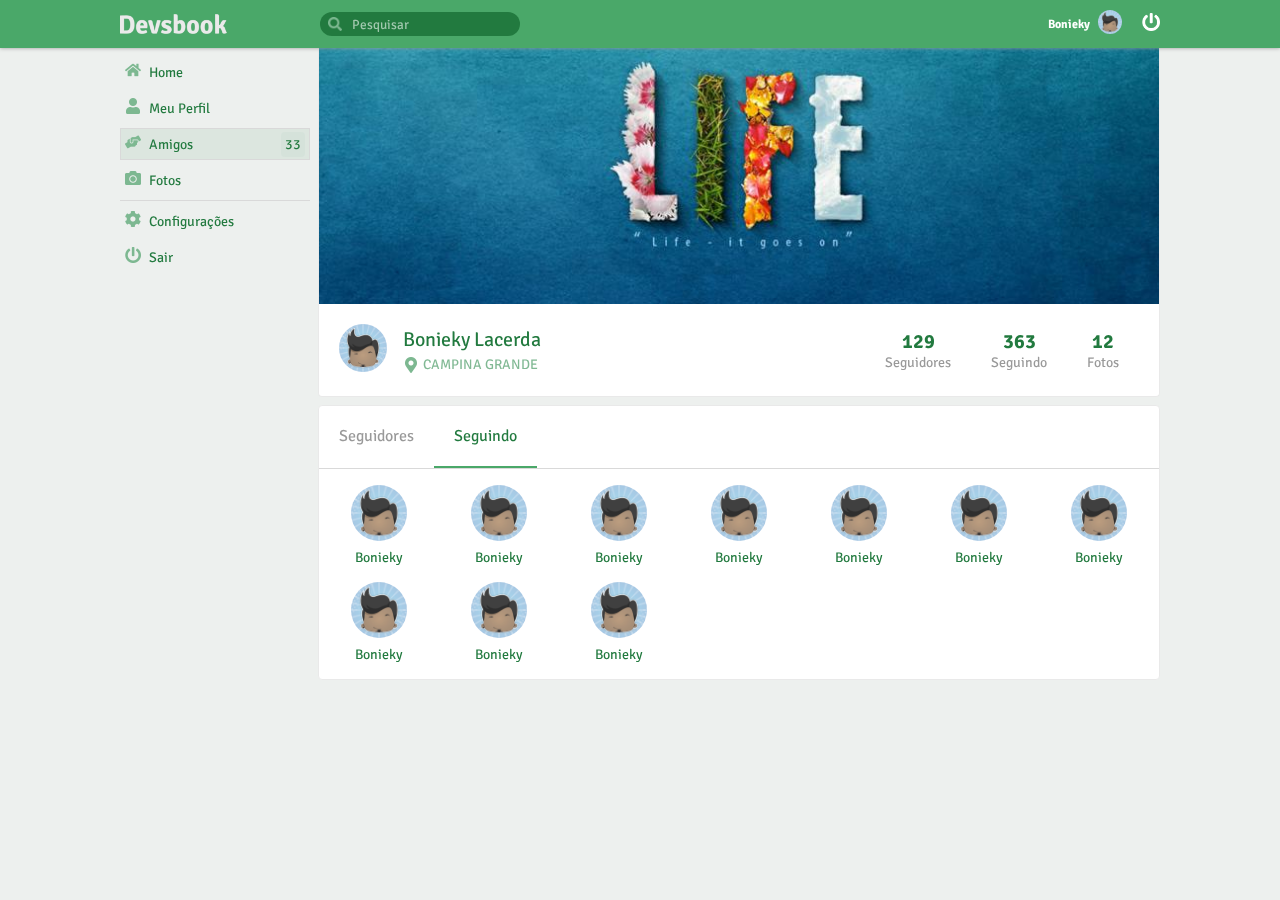
<file: _MODELO/amigos.html>
<!DOCTYPE html>
<html>
  <head>
    <meta charset="utf-8" />
		<link rel="preconnect" href="https://fonts.googleapis.com">
		<link rel="preconnect" href="https://fonts.gstatic.com" crossorigin>
		<link href="https://fonts.googleapis.com/css2?family=Signika+Negative:wght@400;700&display=swap" rel="stylesheet">
    <title></title>
    <meta
      name="viewport"
      content="width=device-width,minimum-scale=1,initial-scale=1"
    />
    <link rel="stylesheet" href="assets/css/style.css" />
  </head>
  <body>
    <header>
      <div class="container">
        <div class="logo">
          <a href=""><img src="assets/images/devsbook_logo.png" /></a>
        </div>
        <div class="head-side">
          <div class="head-side-left">
            <div class="search-area">
              <form method="GET">
                <input type="search" placeholder="Pesquisar" name="s" />
              </form>
            </div>
          </div>
          <div class="head-side-right">
            <a href="" class="user-area">
              <div class="user-area-text">Bonieky</div>
              <div class="user-area-icon">
                <img src="media/avatars/avatar.jpg" />
              </div>
            </a>
            <a href="" class="user-logout">
              <img src="assets/images/power_white.png" />
            </a>
          </div>
        </div>
      </div>
    </header>
    <section class="container main">
      <aside class="mt-10">
        <nav>
          <a href="">
            <div class="menu-item">
              <div class="menu-item-icon">
                <img src="assets/images/home-run.png" width="16" height="16" />
              </div>
              <div class="menu-item-text">Home</div>
            </div>
          </a>
          <a href="">
            <div class="menu-item">
              <div class="menu-item-icon">
                <img src="assets/images/user.png" width="16" height="16" />
              </div>
              <div class="menu-item-text">Meu Perfil</div>
            </div>
          </a>
          <a href="">
            <div class="menu-item active">
              <div class="menu-item-icon">
                <img src="assets/images/friends.png" width="16" height="16" />
              </div>
              <div class="menu-item-text">Amigos</div>
              <div class="menu-item-badge">33</div>
            </div>
          </a>
          <a href="">
            <div class="menu-item">
              <div class="menu-item-icon">
                <img src="assets/images/photo.png" width="16" height="16" />
              </div>
              <div class="menu-item-text">Fotos</div>
            </div>
          </a>
          <div class="menu-splitter"></div>
          <a href="">
            <div class="menu-item">
              <div class="menu-item-icon">
                <img src="assets/images/settings.png" width="16" height="16" />
              </div>
              <div class="menu-item-text">Configurações</div>
            </div>
          </a>
          <a href="">
            <div class="menu-item">
              <div class="menu-item-icon">
                <img src="assets/images/power.png" width="16" height="16" />
              </div>
              <div class="menu-item-text">Sair</div>
            </div>
          </a>
        </nav>
      </aside>
      <section class="feed">
        <div class="row">
          <div class="box flex-1 border-top-flat">
            <div class="box-body">
              <div
                class="profile-cover"
                style="background-image: url('media/covers/cover.jpg')"
              ></div>
              <div class="profile-info m-20 row">
                <div class="profile-info-avatar">
                  <a href=""><img src="media/avatars/avatar.jpg" /></a>
                </div>
                <div class="profile-info-name">
                  <div class="profile-info-name-text">
                    <a href="">Bonieky Lacerda</a>
                  </div>
                  <div class="profile-info-location">Campina Grande</div>
                </div>
                <div class="profile-info-data row">
                  <div class="profile-info-item m-width-20">
                    <div class="profile-info-item-n">129</div>
                    <div class="profile-info-item-s">Seguidores</div>
                  </div>
                  <div class="profile-info-item m-width-20">
                    <div class="profile-info-item-n">363</div>
                    <div class="profile-info-item-s">Seguindo</div>
                  </div>
                  <div class="profile-info-item m-width-20">
                    <div class="profile-info-item-n">12</div>
                    <div class="profile-info-item-s">Fotos</div>
                  </div>
                </div>
              </div>
            </div>
          </div>
        </div>

        <div class="row">
          <div class="column">
            <div class="box">
              <div class="box-body">
                <div class="tabs">
                  <div class="tab-item" data-for="followers">Seguidores</div>
                  <div class="tab-item active" data-for="following">
                    Seguindo
                  </div>
                </div>
                <div class="tab-content">
                  <div class="tab-body" data-item="followers">
                    <div class="full-friend-list">
                      <div class="friend-icon">
                        <a href="">
                          <div class="friend-icon-avatar">
                            <img src="media/avatars/avatar.jpg" />
                          </div>
                          <div class="friend-icon-name">Bonieky</div>
                        </a>
                      </div>

                      <div class="friend-icon">
                        <a href="">
                          <div class="friend-icon-avatar">
                            <img src="media/avatars/avatar.jpg" />
                          </div>
                          <div class="friend-icon-name">Bonieky</div>
                        </a>
                      </div>

                      <div class="friend-icon">
                        <a href="">
                          <div class="friend-icon-avatar">
                            <img src="media/avatars/avatar.jpg" />
                          </div>
                          <div class="friend-icon-name">Bonieky</div>
                        </a>
                      </div>

                      <div class="friend-icon">
                        <a href="">
                          <div class="friend-icon-avatar">
                            <img src="media/avatars/avatar.jpg" />
                          </div>
                          <div class="friend-icon-name">Bonieky</div>
                        </a>
                      </div>

                      <div class="friend-icon">
                        <a href="">
                          <div class="friend-icon-avatar">
                            <img src="media/avatars/avatar.jpg" />
                          </div>
                          <div class="friend-icon-name">Bonieky</div>
                        </a>
                      </div>

                      <div class="friend-icon">
                        <a href="">
                          <div class="friend-icon-avatar">
                            <img src="media/avatars/avatar.jpg" />
                          </div>
                          <div class="friend-icon-name">Bonieky</div>
                        </a>
                      </div>

                      <div class="friend-icon">
                        <a href="">
                          <div class="friend-icon-avatar">
                            <img src="media/avatars/avatar.jpg" />
                          </div>
                          <div class="friend-icon-name">Bonieky</div>
                        </a>
                      </div>

                      <div class="friend-icon">
                        <a href="">
                          <div class="friend-icon-avatar">
                            <img src="media/avatars/avatar.jpg" />
                          </div>
                          <div class="friend-icon-name">Bonieky</div>
                        </a>
                      </div>
                    </div>
                  </div>
                  <div class="tab-body" data-item="following">
                    <div class="full-friend-list">
                      <div class="friend-icon">
                        <a href="">
                          <div class="friend-icon-avatar">
                            <img src="media/avatars/avatar.jpg" />
                          </div>
                          <div class="friend-icon-name">Bonieky</div>
                        </a>
                      </div>

                      <div class="friend-icon">
                        <a href="">
                          <div class="friend-icon-avatar">
                            <img src="media/avatars/avatar.jpg" />
                          </div>
                          <div class="friend-icon-name">Bonieky</div>
                        </a>
                      </div>

                      <div class="friend-icon">
                        <a href="">
                          <div class="friend-icon-avatar">
                            <img src="media/avatars/avatar.jpg" />
                          </div>
                          <div class="friend-icon-name">Bonieky</div>
                        </a>
                      </div>

                      <div class="friend-icon">
                        <a href="">
                          <div class="friend-icon-avatar">
                            <img src="media/avatars/avatar.jpg" />
                          </div>
                          <div class="friend-icon-name">Bonieky</div>
                        </a>
                      </div>

                      <div class="friend-icon">
                        <a href="">
                          <div class="friend-icon-avatar">
                            <img src="media/avatars/avatar.jpg" />
                          </div>
                          <div class="friend-icon-name">Bonieky</div>
                        </a>
                      </div>

                      <div class="friend-icon">
                        <a href="">
                          <div class="friend-icon-avatar">
                            <img src="media/avatars/avatar.jpg" />
                          </div>
                          <div class="friend-icon-name">Bonieky</div>
                        </a>
                      </div>

                      <div class="friend-icon">
                        <a href="">
                          <div class="friend-icon-avatar">
                            <img src="media/avatars/avatar.jpg" />
                          </div>
                          <div class="friend-icon-name">Bonieky</div>
                        </a>
                      </div>

                      <div class="friend-icon">
                        <a href="">
                          <div class="friend-icon-avatar">
                            <img src="media/avatars/avatar.jpg" />
                          </div>
                          <div class="friend-icon-name">Bonieky</div>
                        </a>
                      </div>

                      <div class="friend-icon">
                        <a href="">
                          <div class="friend-icon-avatar">
                            <img src="media/avatars/avatar.jpg" />
                          </div>
                          <div class="friend-icon-name">Bonieky</div>
                        </a>
                      </div>

                      <div class="friend-icon">
                        <a href="">
                          <div class="friend-icon-avatar">
                            <img src="media/avatars/avatar.jpg" />
                          </div>
                          <div class="friend-icon-name">Bonieky</div>
                        </a>
                      </div>
                    </div>
                  </div>
                </div>
              </div>
            </div>
          </div>
        </div>
      </section>
    </section>
    <div class="modal">
      <div class="modal-inner">
        <a rel="modal:close">&times;</a>
        <div class="modal-content"></div>
      </div>
    </div>
    <script type="text/javascript" src="assets/js/script.js"></script>
    <script type="text/javascript" src="assets/js/vanillaModal.js"></script>
  </body>
</html>
</file>
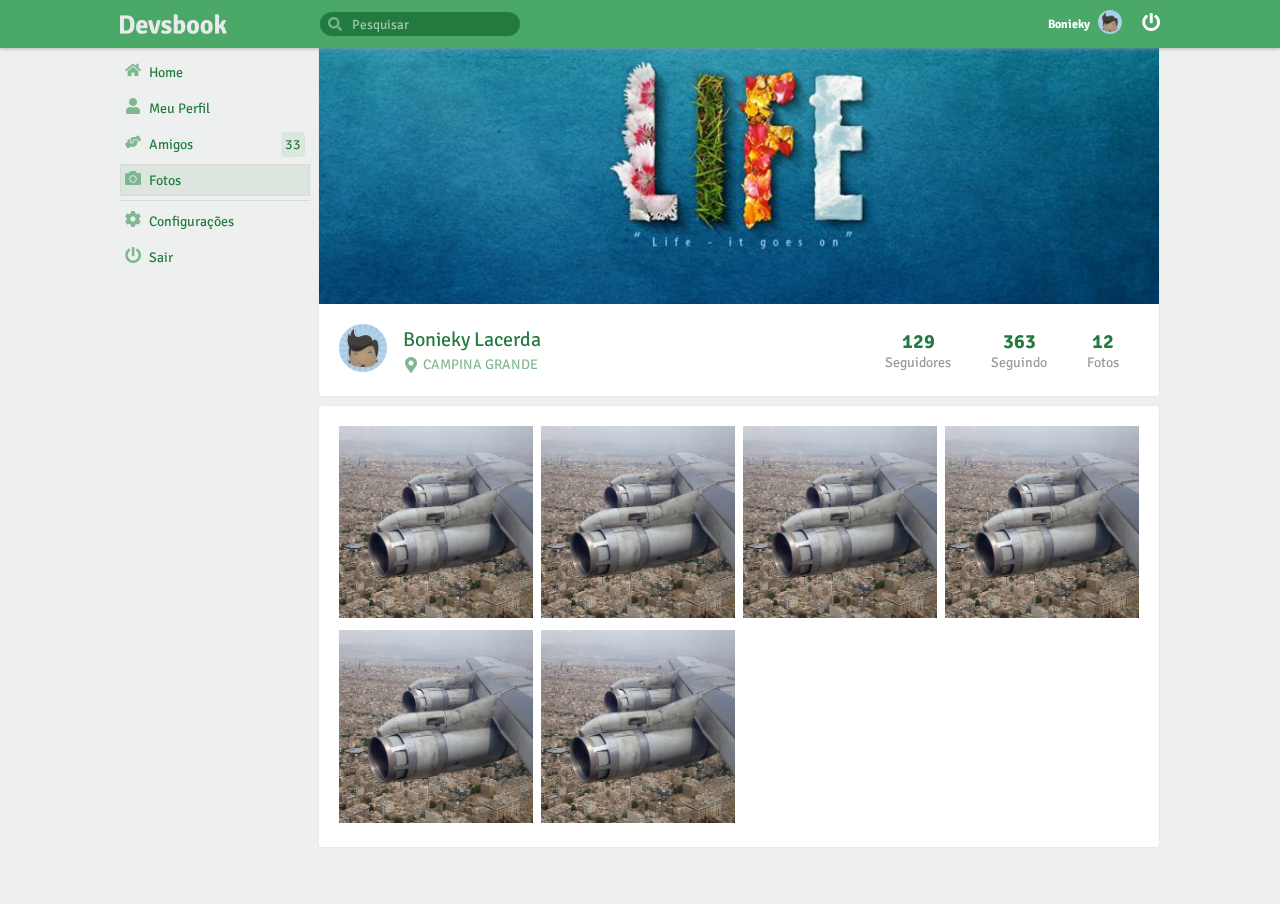
<file: _MODELO/fotos.html>
<!DOCTYPE html>
<html>
  <head>
    <meta charset="utf-8" />
    <link rel="preconnect" href="https://fonts.googleapis.com" />
    <link rel="preconnect" href="https://fonts.gstatic.com" crossorigin />
    <link
      href="https://fonts.googleapis.com/css2?family=Signika+Negative:wght@400;700&display=swap"
      rel="stylesheet"
    />
    <title></title>
    <meta
      name="viewport"
      content="width=device-width,minimum-scale=1,initial-scale=1"
    />
    <link rel="stylesheet" href="assets/css/style.css" />
  </head>
  <body>
    <header>
      <div class="container">
        <div class="logo">
          <a href=""><img src="assets/images/devsbook_logo.png" /></a>
        </div>
        <div class="head-side">
          <div class="head-side-left">
            <div class="search-area">
              <form method="GET">
                <input type="search" placeholder="Pesquisar" name="s" />
              </form>
            </div>
          </div>
          <div class="head-side-right">
            <a href="" class="user-area">
              <div class="user-area-text">Bonieky</div>
              <div class="user-area-icon">
                <img src="media/avatars/avatar.jpg" />
              </div>
            </a>
            <a href="" class="user-logout">
              <img src="assets/images/power_white.png" />
            </a>
          </div>
        </div>
      </div>
    </header>
    <section class="container main">
      <aside class="mt-10">
        <nav>
          <a href="">
            <div class="menu-item">
              <div class="menu-item-icon">
                <img src="assets/images/home-run.png" width="16" height="16" />
              </div>
              <div class="menu-item-text">Home</div>
            </div>
          </a>
          <a href="">
            <div class="menu-item">
              <div class="menu-item-icon">
                <img src="assets/images/user.png" width="16" height="16" />
              </div>
              <div class="menu-item-text">Meu Perfil</div>
            </div>
          </a>
          <a href="">
            <div class="menu-item">
              <div class="menu-item-icon">
                <img src="assets/images/friends.png" width="16" height="16" />
              </div>
              <div class="menu-item-text">Amigos</div>
              <div class="menu-item-badge">33</div>
            </div>
          </a>
          <a href="">
            <div class="menu-item active">
              <div class="menu-item-icon">
                <img src="assets/images/photo.png" width="16" height="16" />
              </div>
              <div class="menu-item-text">Fotos</div>
            </div>
          </a>
          <div class="menu-splitter"></div>
          <a href="">
            <div class="menu-item">
              <div class="menu-item-icon">
                <img src="assets/images/settings.png" width="16" height="16" />
              </div>
              <div class="menu-item-text">Configurações</div>
            </div>
          </a>
          <a href="">
            <div class="menu-item">
              <div class="menu-item-icon">
                <img src="assets/images/power.png" width="16" height="16" />
              </div>
              <div class="menu-item-text">Sair</div>
            </div>
          </a>
        </nav>
      </aside>
      <section class="feed">
        <div class="row">
          <div class="box flex-1 border-top-flat">
            <div class="box-body">
              <div
                class="profile-cover"
                style="background-image: url('media/covers/cover.jpg')"
              ></div>
              <div class="profile-info m-20 row">
                <div class="profile-info-avatar">
                  <a href=""><img src="media/avatars/avatar.jpg" /></a>
                </div>
                <div class="profile-info-name">
                  <div class="profile-info-name-text">
                    <a href="">Bonieky Lacerda</a>
                  </div>
                  <div class="profile-info-location">Campina Grande</div>
                </div>
                <div class="profile-info-data row">
                  <div class="profile-info-item m-width-20">
                    <div class="profile-info-item-n">129</div>
                    <div class="profile-info-item-s">Seguidores</div>
                  </div>
                  <div class="profile-info-item m-width-20">
                    <div class="profile-info-item-n">363</div>
                    <div class="profile-info-item-s">Seguindo</div>
                  </div>
                  <div class="profile-info-item m-width-20">
                    <div class="profile-info-item-n">12</div>
                    <div class="profile-info-item-s">Fotos</div>
                  </div>
                </div>
              </div>
            </div>
          </div>
        </div>

        <div class="row">
          <div class="column">
            <div class="box">
              <div class="box-body">
                <div class="full-user-photos">
                  <div class="user-photo-item">
                    <a href="#modal-1" rel="modal:open">
                      <img src="media/uploads/1.jpg" />
                    </a>
                    <div id="modal-1" style="display: none">
                      <img src="media/uploads/1.jpg" />
                    </div>
                  </div>

                  <div class="user-photo-item">
                    <a href="#modal-2" rel="modal:open">
                      <img src="media/uploads/1.jpg" />
                    </a>
                    <div id="modal-2" style="display: none">
                      <img src="media/uploads/1.jpg" />
                    </div>
                  </div>

                  <div class="user-photo-item">
                    <a href="#modal-3" rel="modal:open">
                      <img src="media/uploads/1.jpg" />
                    </a>
                    <div id="modal-3" style="display: none">
                      <img src="media/uploads/1.jpg" />
                    </div>
                  </div>

                  <div class="user-photo-item">
                    <a href="#modal-4" rel="modal:open">
                      <img src="media/uploads/1.jpg" />
                    </a>
                    <div id="modal-4" style="display: none">
                      <img src="media/uploads/1.jpg" />
                    </div>
                  </div>

                  <div class="user-photo-item">
                    <a href="#modal-5" rel="modal:open">
                      <img src="media/uploads/1.jpg" />
                    </a>
                    <div id="modal-5" style="display: none">
                      <img src="media/uploads/1.jpg" />
                    </div>
                  </div>

                  <div class="user-photo-item">
                    <a href="#modal-6" rel="modal:open">
                      <img src="media/uploads/1.jpg" />
                    </a>
                    <div id="modal-6" style="display: none">
                      <img src="media/uploads/1.jpg" />
                    </div>
                  </div>
                </div>
              </div>
            </div>
          </div>
        </div>
      </section>
    </section>
    <div class="modal">
      <div class="modal-inner">
        <a rel="modal:close">&times;</a>
        <div class="modal-content"></div>
      </div>
    </div>
    <script type="text/javascript" src="assets/js/script.js"></script>
    <script type="text/javascript" src="assets/js/vanillaModal.js"></script>
  </body>
</html>
</file>
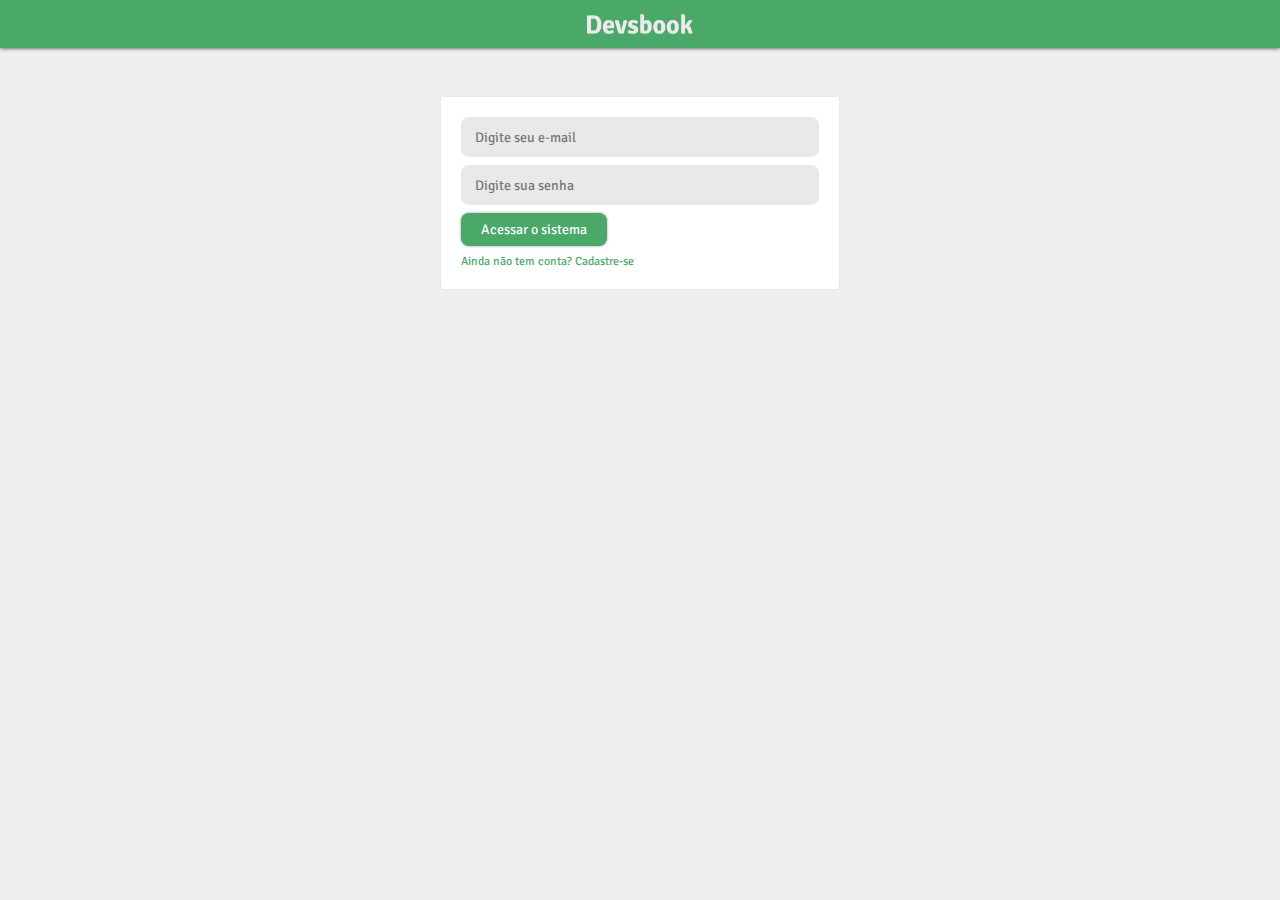
<file: _MODELO/login.html>
<!DOCTYPE html>
<html>
  <head>
    <meta charset="utf-8" />
    <link rel="preconnect" href="https://fonts.googleapis.com" />
    <link rel="preconnect" href="https://fonts.gstatic.com" crossorigin />
    <link
      href="https://fonts.googleapis.com/css2?family=Signika+Negative:wght@400;700&display=swap"
      rel="stylesheet"
    />
    <title></title>
    <meta
      name="viewport"
      content="width=device-width,minimum-scale=1,initial-scale=1"
    />
    <link rel="stylesheet" href="assets/css/login.css" />
  </head>
  <body>
    <header>
      <div class="container">
        <a href=""><img src="assets/images/devsbook_logo.png" /></a>
      </div>
    </header>
    <section class="container main">
      <form method="POST">
        <input
          placeholder="Digite seu e-mail"
          class="input"
          type="email"
          name="email"
        />

        <input
          placeholder="Digite sua senha"
          class="input"
          type="password"
          name="password"
        />

        <input class="button" type="submit" value="Acessar o sistema" />

        <a href="">Ainda não tem conta? Cadastre-se</a>
      </form>
    </section>
  </body>
</html>
</file>
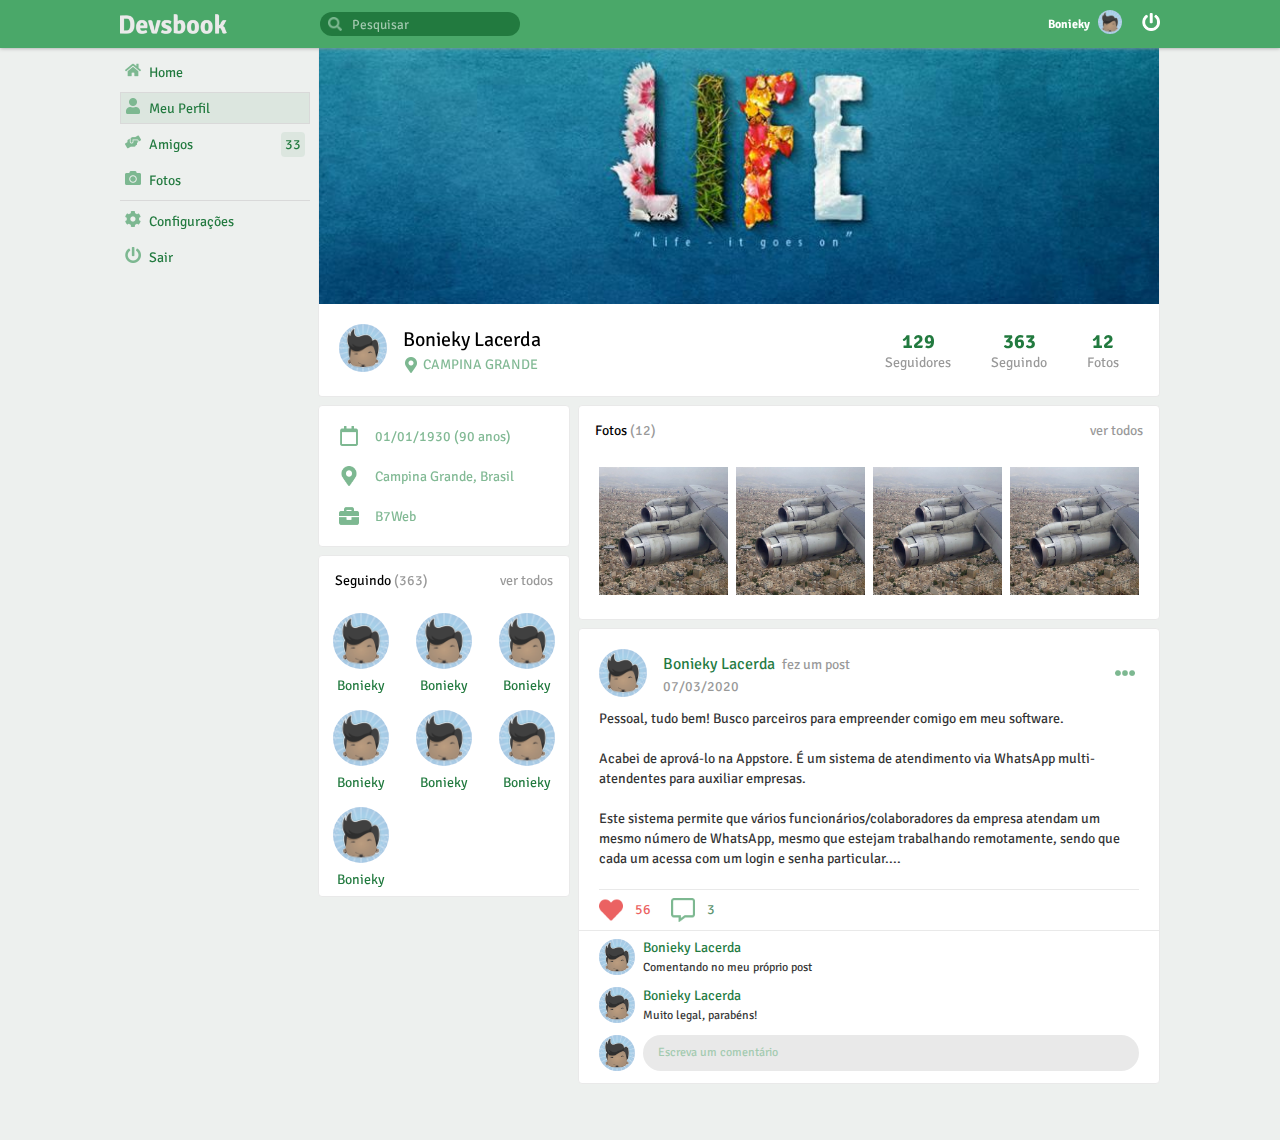
<file: _MODELO/perfil.html>
<!DOCTYPE html>
<html>
  <head>
    <meta charset="utf-8" />
    <link rel="preconnect" href="https://fonts.googleapis.com" />
    <link rel="preconnect" href="https://fonts.gstatic.com" crossorigin />
    <link
      href="https://fonts.googleapis.com/css2?family=Signika+Negative:wght@400;700&display=swap"
      rel="stylesheet"
    />
    <title></title>
    <meta
      name="viewport"
      content="width=device-width,minimum-scale=1,initial-scale=1"
    />
    <link rel="stylesheet" href="assets/css/style.css" />
  </head>
  <body>
    <header>
      <div class="container">
        <div class="logo">
          <a href=""><img src="assets/images/devsbook_logo.png" /></a>
        </div>
        <div class="head-side">
          <div class="head-side-left">
            <div class="search-area">
              <form method="GET">
                <input type="search" placeholder="Pesquisar" name="s" />
              </form>
            </div>
          </div>
          <div class="head-side-right">
            <a href="" class="user-area">
              <div class="user-area-text">Bonieky</div>
              <div class="user-area-icon">
                <img src="media/avatars/avatar.jpg" />
              </div>
            </a>
            <a href="" class="user-logout">
              <img src="assets/images/power_white.png" />
            </a>
          </div>
        </div>
      </div>
    </header>
    <section class="container main">
      <aside class="mt-10">
        <nav>
          <a href="">
            <div class="menu-item">
              <div class="menu-item-icon">
                <img src="assets/images/home-run.png" width="16" height="16" />
              </div>
              <div class="menu-item-text">Home</div>
            </div>
          </a>
          <a href="">
            <div class="menu-item active">
              <div class="menu-item-icon">
                <img src="assets/images/user.png" width="16" height="16" />
              </div>
              <div class="menu-item-text">Meu Perfil</div>
            </div>
          </a>
          <a href="">
            <div class="menu-item">
              <div class="menu-item-icon">
                <img src="assets/images/friends.png" width="16" height="16" />
              </div>
              <div class="menu-item-text">Amigos</div>
              <div class="menu-item-badge">33</div>
            </div>
          </a>
          <a href="">
            <div class="menu-item">
              <div class="menu-item-icon">
                <img src="assets/images/photo.png" width="16" height="16" />
              </div>
              <div class="menu-item-text">Fotos</div>
            </div>
          </a>
          <div class="menu-splitter"></div>
          <a href="">
            <div class="menu-item">
              <div class="menu-item-icon">
                <img src="assets/images/settings.png" width="16" height="16" />
              </div>
              <div class="menu-item-text">Configurações</div>
            </div>
          </a>
          <a href="">
            <div class="menu-item">
              <div class="menu-item-icon">
                <img src="assets/images/power.png" width="16" height="16" />
              </div>
              <div class="menu-item-text">Sair</div>
            </div>
          </a>
        </nav>
      </aside>
      <section class="feed">
        <div class="row">
          <div class="box flex-1 border-top-flat">
            <div class="box-body">
              <div
                class="profile-cover"
                style="background-image: url('media/covers/cover.jpg')"
              ></div>
              <div class="profile-info m-20 row">
                <div class="profile-info-avatar">
                  <img src="media/avatars/avatar.jpg" />
                </div>
                <div class="profile-info-name">
                  <div class="profile-info-name-text">Bonieky Lacerda</div>
                  <div class="profile-info-location">Campina Grande</div>
                </div>
                <div class="profile-info-data row">
                  <div class="profile-info-item m-width-20">
                    <div class="profile-info-item-n">129</div>
                    <div class="profile-info-item-s">Seguidores</div>
                  </div>
                  <div class="profile-info-item m-width-20">
                    <div class="profile-info-item-n">363</div>
                    <div class="profile-info-item-s">Seguindo</div>
                  </div>
                  <div class="profile-info-item m-width-20">
                    <div class="profile-info-item-n">12</div>
                    <div class="profile-info-item-s">Fotos</div>
                  </div>
                </div>
              </div>
            </div>
          </div>
        </div>

        <div class="row">
          <div class="column side pr-5">
            <div class="box">
              <div class="box-body">
                <div class="user-info-mini">
                  <img src="assets/images/calendar.png" />
                  01/01/1930 (90 anos)
                </div>

                <div class="user-info-mini">
                  <img src="assets/images/pin.png" />
                  Campina Grande, Brasil
                </div>

                <div class="user-info-mini">
                  <img src="assets/images/work.png" />
                  B7Web
                </div>
              </div>
            </div>

            <div class="box">
              <div class="box-header m-10">
                <div class="box-header-text">
                  Seguindo
                  <span>(363)</span>
                </div>
                <div class="box-header-buttons">
                  <a href="">ver todos</a>
                </div>
              </div>
              <div class="box-body friend-list">
                <div class="friend-icon">
                  <a href="">
                    <div class="friend-icon-avatar">
                      <img src="media/avatars/avatar.jpg" />
                    </div>
                    <div class="friend-icon-name">Bonieky</div>
                  </a>
                </div>

                <div class="friend-icon">
                  <a href="">
                    <div class="friend-icon-avatar">
                      <img src="media/avatars/avatar.jpg" />
                    </div>
                    <div class="friend-icon-name">Bonieky</div>
                  </a>
                </div>

                <div class="friend-icon">
                  <a href="">
                    <div class="friend-icon-avatar">
                      <img src="media/avatars/avatar.jpg" />
                    </div>
                    <div class="friend-icon-name">Bonieky</div>
                  </a>
                </div>

                <div class="friend-icon">
                  <a href="">
                    <div class="friend-icon-avatar">
                      <img src="media/avatars/avatar.jpg" />
                    </div>
                    <div class="friend-icon-name">Bonieky</div>
                  </a>
                </div>

                <div class="friend-icon">
                  <a href="">
                    <div class="friend-icon-avatar">
                      <img src="media/avatars/avatar.jpg" />
                    </div>
                    <div class="friend-icon-name">Bonieky</div>
                  </a>
                </div>

                <div class="friend-icon">
                  <a href="">
                    <div class="friend-icon-avatar">
                      <img src="media/avatars/avatar.jpg" />
                    </div>
                    <div class="friend-icon-name">Bonieky</div>
                  </a>
                </div>

                <div class="friend-icon">
                  <a href="">
                    <div class="friend-icon-avatar">
                      <img src="media/avatars/avatar.jpg" />
                    </div>
                    <div class="friend-icon-name">Bonieky</div>
                  </a>
                </div>
              </div>
            </div>
          </div>
          <div class="column pl-5">
            <div class="box">
              <div class="box-header m-10">
                <div class="box-header-text">
                  Fotos
                  <span>(12)</span>
                </div>
                <div class="box-header-buttons">
                  <a href="">ver todos</a>
                </div>
              </div>
              <div class="box-body row m-20">
                <div class="user-photo-item">
                  <a href="#modal-1" rel="modal:open">
                    <img src="media/uploads/1.jpg" />
                  </a>
                  <div id="modal-1" style="display: none">
                    <img src="media/uploads/1.jpg" />
                  </div>
                </div>

                <div class="user-photo-item">
                  <a href="#modal-2" rel="modal:open">
                    <img src="media/uploads/1.jpg" />
                  </a>
                  <div id="modal-2" style="display: none">
                    <img src="media/uploads/1.jpg" />
                  </div>
                </div>

                <div class="user-photo-item">
                  <a href="#modal-3" rel="modal:open">
                    <img src="media/uploads/1.jpg" />
                  </a>
                  <div id="modal-3" style="display: none">
                    <img src="media/uploads/1.jpg" />
                  </div>
                </div>

                <div class="user-photo-item">
                  <a href="#modal-4" rel="modal:open">
                    <img src="media/uploads/1.jpg" />
                  </a>
                  <div id="modal-4" style="display: none">
                    <img src="media/uploads/1.jpg" />
                  </div>
                </div>
              </div>
            </div>

            <div class="box feed-item">
              <div class="box-body">
                <div class="feed-item-head row mt-20 m-width-20">
                  <div class="feed-item-head-photo">
                    <a href=""><img src="media/avatars/avatar.jpg" /></a>
                  </div>
                  <div class="feed-item-head-info">
                    <a href=""
                      ><span class="fidi-name">Bonieky Lacerda</span></a
                    >
                    <span class="fidi-action">fez um post</span>
                    <br />
                    <span class="fidi-date">07/03/2020</span>
                  </div>
                  <div class="feed-item-head-btn">
                    <img src="assets/images/more.png" />
                  </div>
                </div>
                <div class="feed-item-body mt-10 m-width-20">
                  Pessoal, tudo bem! Busco parceiros para empreender comigo em
                  meu software.<br /><br />
                  Acabei de aprová-lo na Appstore. É um sistema de atendimento
                  via WhatsApp multi-atendentes para auxiliar empresas.<br /><br />
                  Este sistema permite que vários funcionários/colaboradores da
                  empresa atendam um mesmo número de WhatsApp, mesmo que estejam
                  trabalhando remotamente, sendo que cada um acessa com um login
                  e senha particular....
                </div>
                <div class="feed-item-buttons row mt-20 m-width-20">
                  <div class="like-btn on">56</div>
                  <div class="msg-btn">3</div>
                </div>
                <div class="feed-item-comments">
                  <div class="fic-item row m-height-10 m-width-20">
                    <div class="fic-item-photo">
                      <a href=""><img src="media/avatars/avatar.jpg" /></a>
                    </div>
                    <div class="fic-item-info">
                      <a href="">Bonieky Lacerda</a>
                      Comentando no meu próprio post
                    </div>
                  </div>

                  <div class="fic-item row m-height-10 m-width-20">
                    <div class="fic-item-photo">
                      <a href=""><img src="media/avatars/avatar.jpg" /></a>
                    </div>
                    <div class="fic-item-info">
                      <a href="">Bonieky Lacerda</a>
                      Muito legal, parabéns!
                    </div>
                  </div>

                  <div class="fic-answer row m-height-10 m-width-20">
                    <div class="fic-item-photo">
                      <a href=""><img src="media/avatars/avatar.jpg" /></a>
                    </div>
                    <input
                      type="text"
                      class="fic-item-field"
                      placeholder="Escreva um comentário"
                    />
                  </div>
                </div>
              </div>
            </div>
          </div>
        </div>
      </section>
    </section>
    <div class="modal">
      <div class="modal-inner">
        <a rel="modal:close">&times;</a>
        <div class="modal-content"></div>
      </div>
    </div>
    <script type="text/javascript" src="assets/js/script.js"></script>
    <script type="text/javascript" src="assets/js/vanillaModal.js"></script>
  </body>
</html>
</file>
<file: _MODELO/assets/css/style.css>
@import "defaults.css";
@import "feed-item.css";
@import "modal.css";

* {
  box-sizing: border-box;
  margin: 0;
  padding: 0;
	font-family: 'Signika Negative', sans-serif;
}

body {
  font-size: 0.875rem;
  background-color: var(--background-color);
  margin: 0;
  padding-bottom: 3rem;
}

.container {
  max-width: 65rem;
  margin: auto;
}

header {
  background-color: var(--primary-light-color);
  height: 3rem;
  box-shadow: 0px 0px 4px var(--secondary-text-color);
  position: relative;
  z-index: 99;
}

header .container {
  display: flex;
  height: inherit;
}

header .logo {
  width: 12.5rem;
  display: flex;
  align-items: center;
}

header .logo a {
  display: flex;
}

header .logo img {
  height: 1.25rem;
}

header .head-side {
  flex: 1;
  display: flex;
  justify-content: space-between;
  align-items: center;
}

.head-side .head-side-left {
  display: flex;
}

.head-side .head-side-right {
  display: flex;
  align-items: center;
}

.search-area input {
  color: var(--primary-text-color);
  background-color: var(--primary-color);
  background-image: url("../images/search.png");
  background-size: 0.875rem;
  background-position-x: 0.5rem;
  background-position-y: center;
  background-repeat: no-repeat;
  width: 12.5rem;
  height: 1.5rem;
  border-radius: 1rem;
  border: 0;
  outline: 0;
  padding-left: 2rem;
  transition: all 0.3s;
}

::placeholder {
  color: var(--placeholder-color);
}

.search-area input:focus {
  width: 19rem;
  background-color: var(--background-light-color);
}

.user-area {
  display: flex;
  align-items: center;
  cursor: pointer;
  text-decoration: none;
}

.user-area-text {
  color: var(--background-light-color);
  font-size: 0.75rem;
  font-weight: bold;
  margin-right: 0.5rem;
}

.user-area-icon {
  margin-right: 0.25rem;
}

.user-area-icon img {
  width: 1.5rem;
  height: 1.5rem;
  border-radius: 50%;
}

.user-area-box {
  width: 6.25rem;
  height: 6.25rem;
  position: absolute;
  background-color: var(--background-light-color);
  top: 3rem;
}

.user-logout {
  display: block;
  margin-left: 1rem;
}

.user-logout img {
  width: 1.125rem;
  height: 1.125rem;
}

.main {
  display: flex;
}

.main aside {
  width: 11.875rem;
  margin-right: 0.5rem;
}

.main aside nav a {
  text-decoration: none;
  display: block;
  color: var(--primary-color);
  margin-bottom: 0.25rem;
}

.menu-splitter {
  border-top: 1px solid var(--lines-dark-color);
  margin-bottom: 0.25rem;
}

.menu-item {
  display: flex;
  align-items: center;
  height: 32px;
  border: 1px solid var(--background-color);
}

.menu-item:hover,
.menu-item.active {
  background-color: var(--background-hover-color);
  border: 1px solid var(--lines-dark-color);
}

.menu-item-icon {
  width: 1rem;
  margin-right: 0.5rem;
  margin-left: 0.25rem;
}

.menu-item-text {
  flex: 1;
  font-size: 0.875rem;
}

.menu-item-badge {
  background-color: var(--background-hover-color);
  padding: 0.25rem;
  border-radius: 0.25rem;
  margin-right: 0.25rem;
}

.main .feed {
  flex: 1;
}

.feed .box {
  background-color: var(--background-light-color);
  border: 1px solid var(--lines-color);
  border-radius: 0.25rem;
  margin-bottom: 0.5rem;
}

.box .box-header {
  padding: 0.5rem;
  display: flex;
  align-items: center;
  justify-content: space-between;
}

.box .box-header-text {
  flex: 1;
}

.box .box-header-text span {
  color: var(--secondary-text-color);
}

.box .box-header-buttons a {
  font-size: 0.875rem;
  color: var(--secondary-text-color);
  text-decoration: none;
}

.box .box-body img {
  max-width: 100%;
}

.feed .border-top-flat {
  border-top: 0;
  border-top-left-radius: 0;
  border-top-right-radius: 0;
}

.feed .row {
  display: flex;
}

.feed .column {
  display: flex;
  flex-direction: column;
  justify-content: flex-start;
  flex: 1;
}

.feed .side {
  flex: none;
  width: 16rem;
}

.feed-new-editor {
  align-items: center;
}

.feed-new-avatar {
  margin-right: 0.5rem;
}

.feed-new-avatar img {
  width: 3rem;
  height: 3rem;
  border-radius: 50%;
}

.feed-new-input-placeholder {
  flex: 1;
  font-size: 0.875rem;
  color: var(--secondary-text-color);
}

.feed-new-input {
  flex: 1;
  outline: 0;
  border: 0;
  font-size: 0.875rem;
  display: none;
  color: var(--secondary-text-color);
}

.feed-new-send {
  cursor: pointer;
  margin-right: 0.25rem;
}

.feed-new-send img {
  width: 1.5rem;
  height: 1.5rem;
}

.banners .box-body {
  margin: 0 0.5rem 0.5rem 0.5rem;
}

.banners .box-body a {
  display: block;
  margin-bottom: 0.25rem;
}

.profile-cover {
  height: 16rem;
  background-size: cover;
  background-position: center;
}

.profile-info {
  align-items: center;
}

.profile-info-avatar {
  margin-right: 1rem;
}

.profile-info-avatar img {
  width: 3rem;
  height: 3rem;
  border-radius: 50%;
}

.profile-info-name {
  flex: 1;
}

.profile-info-name-text {
  font-size: 1.25rem;
  margin-bottom: 0.25rem;
}

.profile-info-name-text a {
  color: var(--primary-color);
  text-decoration: none;
}

.profile-info-location {
  color: var(--info-color);
  font-size: 0.875rem;
  text-transform: uppercase;
  background-image: url("../images/pin.png");
  background-size: auto 1rem;
  background-position: left center;
  background-repeat: no-repeat;
  padding-left: 1.25rem;
}

.profile-info-item {
  text-align: center;
}

.profile-info-item-n {
  font-weight: bold;
  font-size: 1.25rem;
  color: var(--primary-color);
}

.profile-info-item-s {
  font-size: 0.875rem;
  color: var(--secondary-text-color);
}

.user-info-mini {
  display: flex;
  align-items: center;
  margin: 1.25rem;
  color: var(--info-color);
  font-size: 0.875rem;
}

.user-info-mini img {
  width: 1.25rem;
  height: 1.25rem;
  margin-right: 1rem;
}

.friend-list {
  display: grid;
  grid-template-columns: repeat(3, 1fr);
}

.full-friend-list {
  display: grid;
  grid-template-columns: repeat(7, 1fr);
}

.friend-icon {
  text-align: center;
  margin: 0.5rem 0;
}

.friend-icon a {
  text-decoration: none;
}

.friend-icon-avatar {
  margin-bottom: 0.25rem;
}

.friend-icon-avatar img {
  width: 3.5rem;
  height: 3.5rem;
  border-radius: 50%;
}

.friend-icon-name {
  width: 3.75rem;
  font-size: 0.875rem;
  margin: auto;
  color: var(--primary-color);
  white-space: nowrap;
  overflow: hidden;
  text-overflow: ellipsis;
}

.user-photo-item {
  margin-right: 0.5rem;
}

.user-photo-item:last-child {
  margin-right: 0;
}

.user-photo-item img {
  max-width: 100%;
}

.tabs {
  border-bottom: 1px solid var(--lines-dark-color);
  display: flex;
}

.tab-item {
  padding: 1.25rem;
  font-size: 1rem;
  color: var(--secondary-text-color);
  border-bottom: 2px solid var(--background-light-color);
  cursor: pointer;
}

.tab-item:hover {
  color: var(--primary-color);
}

.tab-item.active {
  color: var(--primary-color);
  border-bottom: 2px solid var(--primary-light-color);
}

.tab-body {
  display: none;
  padding: 0.5rem 0;
}

.full-user-photos {
  display: grid;
  grid-template-columns: repeat(4, 1fr);
  gap: 0.5rem;
  margin: 1.25rem;
}

.full-user-photos .user-photo-item {
  margin: 0;
}

@media (max-width: 992px) {
  header .head-side-right {
    display: none !important;
  }

  header .logo {
    margin-left: 0.5rem;
  }

  .search-area input {
    width: 2rem;
  }

  .search-area input:focus {
    width: 9rem;
  }

  header .head-side {
    justify-content: flex-end;
  }

  .head-side-left {
    margin-right: 0.5rem;
  }

  .main {
    flex-direction: column;
  }

  .main aside {
    width: 100%;
  }

  aside nav {
    display: flex;
    width: 100%;
    overflow-x: auto;
    padding: 0 0.5rem;
  }

  .main aside nav a {
    margin-right: 1rem;
  }

  .menu-splitter {
    display: none;
  }

  .menu-item-badge {
    display: none;
  }

  .menu-item-text {
    margin-right: 0.25rem;
  }

  .feed .side {
    display: none;
  }

  .feed > .row > .column {
    padding: 0 0.5rem;
  }

  .profile-cover {
    height: 9rem;
  }

  .profile-info {
    flex-direction: column;
  }

  .profile-info-name {
    margin-top: 0.5rem;
  }

  .profile-info-data {
    margin-top: 2rem;
  }

  .full-friend-list {
    grid-template-columns: repeat(3, 1fr);
  }

  .full-user-photos {
    grid-template-columns: repeat(1, 1fr);
  }
}
</file>
<file: _MODELO/assets/css/login.css>
@import "defaults.css";

* {
  box-sizing: border-box;
  margin: 0;
  padding: 0;
  font-family: "Signika Negative", sans-serif;
}

body {
  font-size: 0.75rem;
  background-color: var(--background-color);
  margin: 0;
  padding-bottom: 3rem;
}

.container {
  max-width: 65rem;
  margin: auto;
}

header {
  background-color: var(--primary-light-color);
  height: 3rem;
  box-shadow: 0px 0px 4px var(--primary-text-color);
  position: relative;
  z-index: 99;
}

header .container {
  display: flex;
  height: inherit;
  justify-content: center;
  align-items: center;
}

header img {
  height: 1.25rem;
}

header a {
  display: flex;
}

form {
  max-width: 25rem;
  margin: auto;
  background-color: var(--background-light-color);
  border: 1px solid var(--lines-color);
  border-radius: 0.25rem;
  padding: 1.25rem;
  margin-top: 3rem;
}

form label {
  display: block;
}

form input {
  display: block;
}

form .input {
  font-size: 0.875rem;
  height: 2.5rem;
  width: 100%;
  outline: 0;
  border: 0;
  background-color: var(--lines-color);
  border-radius: 0.5rem;
  padding: 0.875rem;
  margin-bottom: 0.5rem;
}

form .input:focus {
  background-color: var(--lines-dark-color);
}

form .button {
  border: 0;
  padding: 0.5rem 1.25rem;
  background-color: var(--primary-light-color);
  border-radius: 0.5rem;
  color: var(--text-in-primary-color);
  font-size: 0.875rem;
  margin-bottom: 0.5rem;
  cursor: pointer;
  box-shadow: 0px 0px 3px var(--secondary-text-color);
}

form .button:hover {
  background-color: var(--primary-hover-color);
}

form a {
  text-decoration: none;
  color: var(--primary-light-color);
}
</file>
